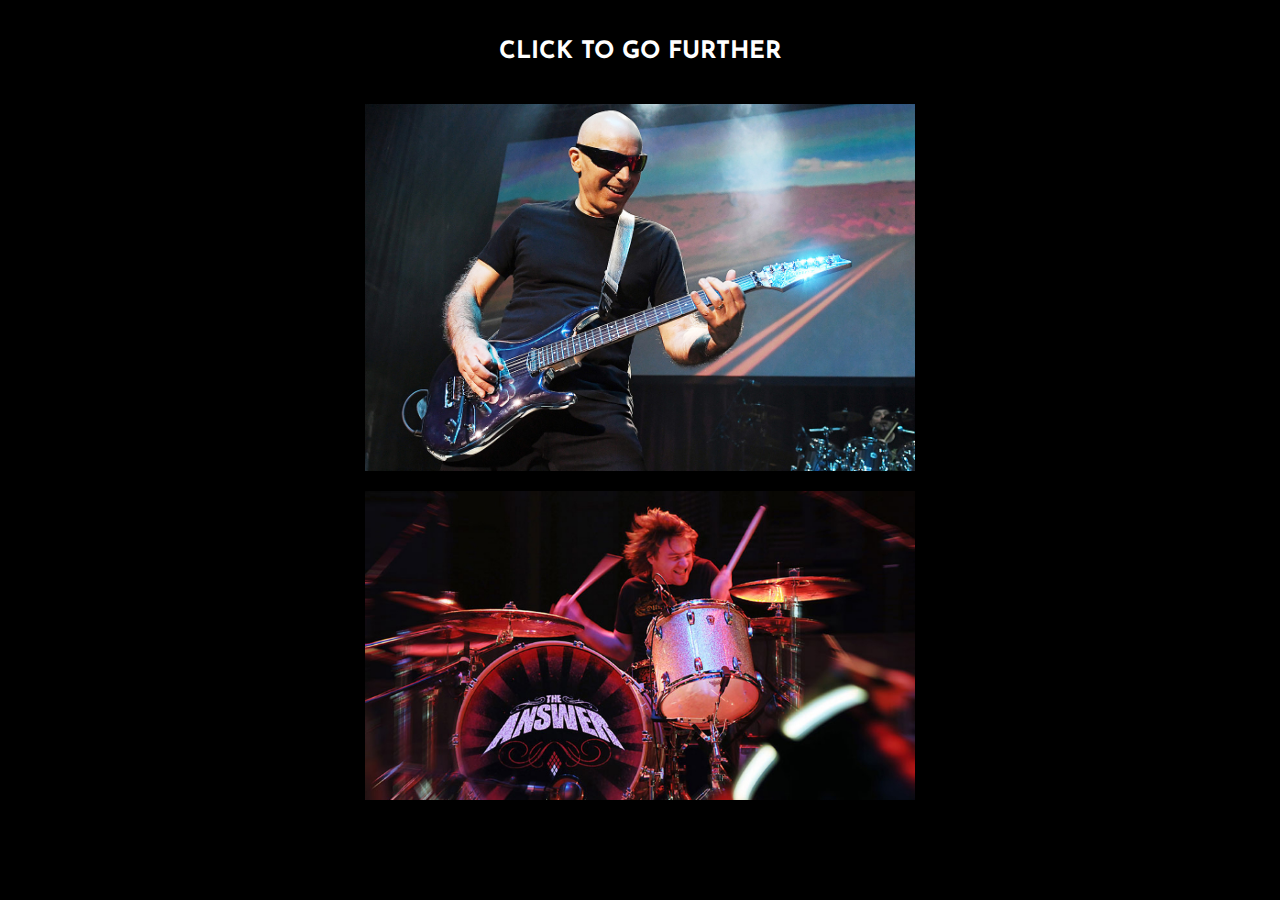
<file: index.html>
<!DOCTYPE html>
<html lang="en">
  <head>
    <title>Music</title>
    <link rel="stylesheet" type="text/css" href="styles/global.css">
    <meta charset="utf-8">
    <meta http-equiv="X-UA-Compatible" content="IE=edge">
    <meta name="viewport" content="width=device-width, initial-scale=1">
  </head>  
  <body>
    <header>
      Click to Go Further
  </header>
    <a href="page1.html" ><img src="images/guitarist.jpg"class="center" ></a>
    <a href="page2.html"><img src="images/drummer.jpg"class="center"></a>
   
  </body>
</html>
</file>
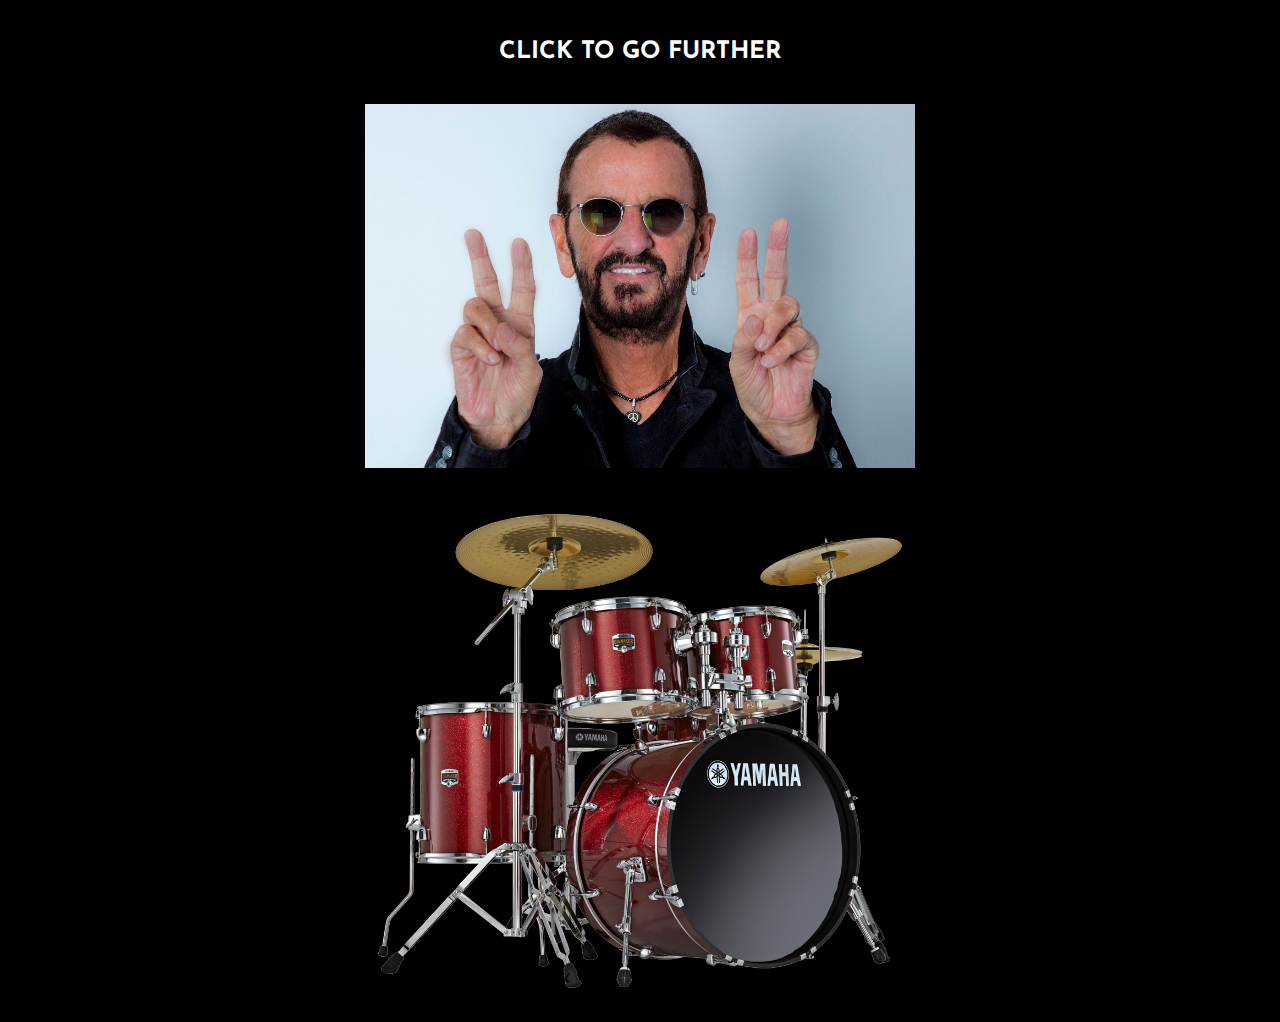
<file: page2.html>
<!DOCTYPE html>
<html lang="en">
  <head>
    <title>Music</title>
    <link rel="stylesheet" type="text/css" href="styles/global.css">

    <meta charset="utf-8">
    <meta http-equiv="X-UA-Compatible" content="IE=edge">
    <meta name="viewport" content="width=device-width, initial-scale=1">
  </head>  
  <body>
    <header>
        Click to Go Further
    </header>
    <a href="index.html"><img src="images/drummersans.jpg"class="center"></a>
    <a href="page4.html"><img src="images/drums.png"class="center"></a>
    
  </body>
</html>
</file>
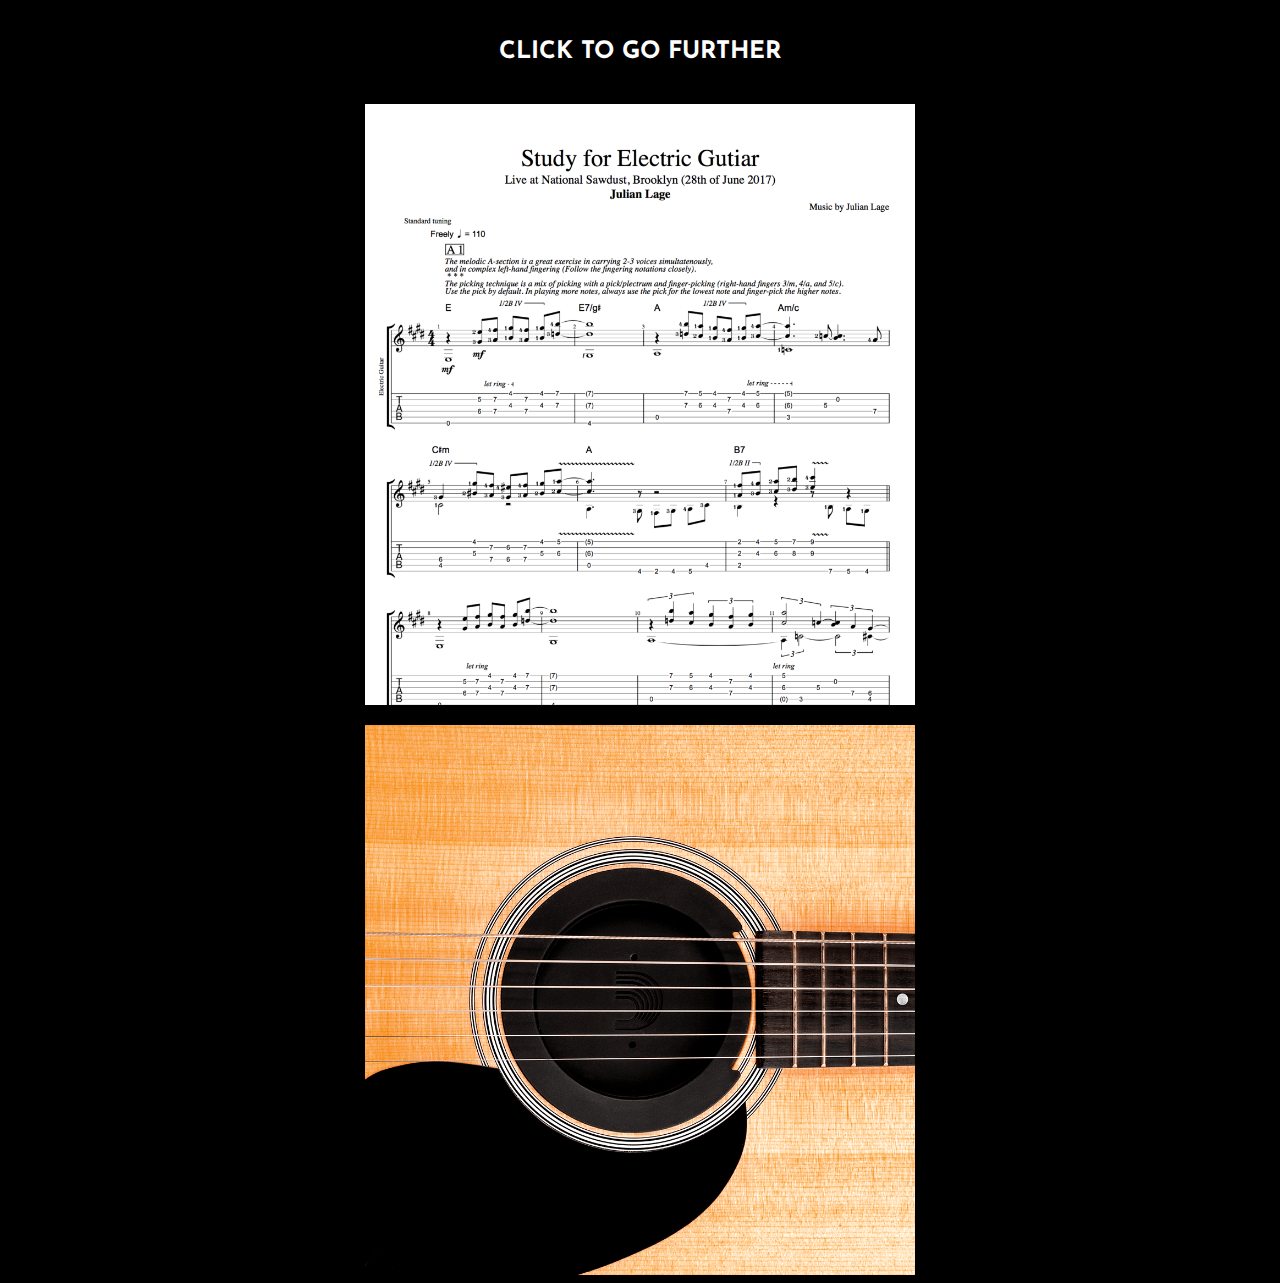
<file: page3.html>
<!DOCTYPE html>
<html lang="en">
  <head>
    <title>Music</title>
    <link rel="stylesheet" type="text/css" href="styles/global.css">

    <meta charset="utf-8">
    <meta http-equiv="X-UA-Compatible" content="IE=edge">
    <meta name="viewport" content="width=device-width, initial-scale=1">
  </head>  
  <body>
    <header>
      Click to Go Further
  </header>
    <a href="index.html"><img src="images/guitarmusic.png" class="center"></a>
    <a href="page5.html"><img src="images/soundhole.jpg" class="center"></a>
  
  </body>
</html>
</file>
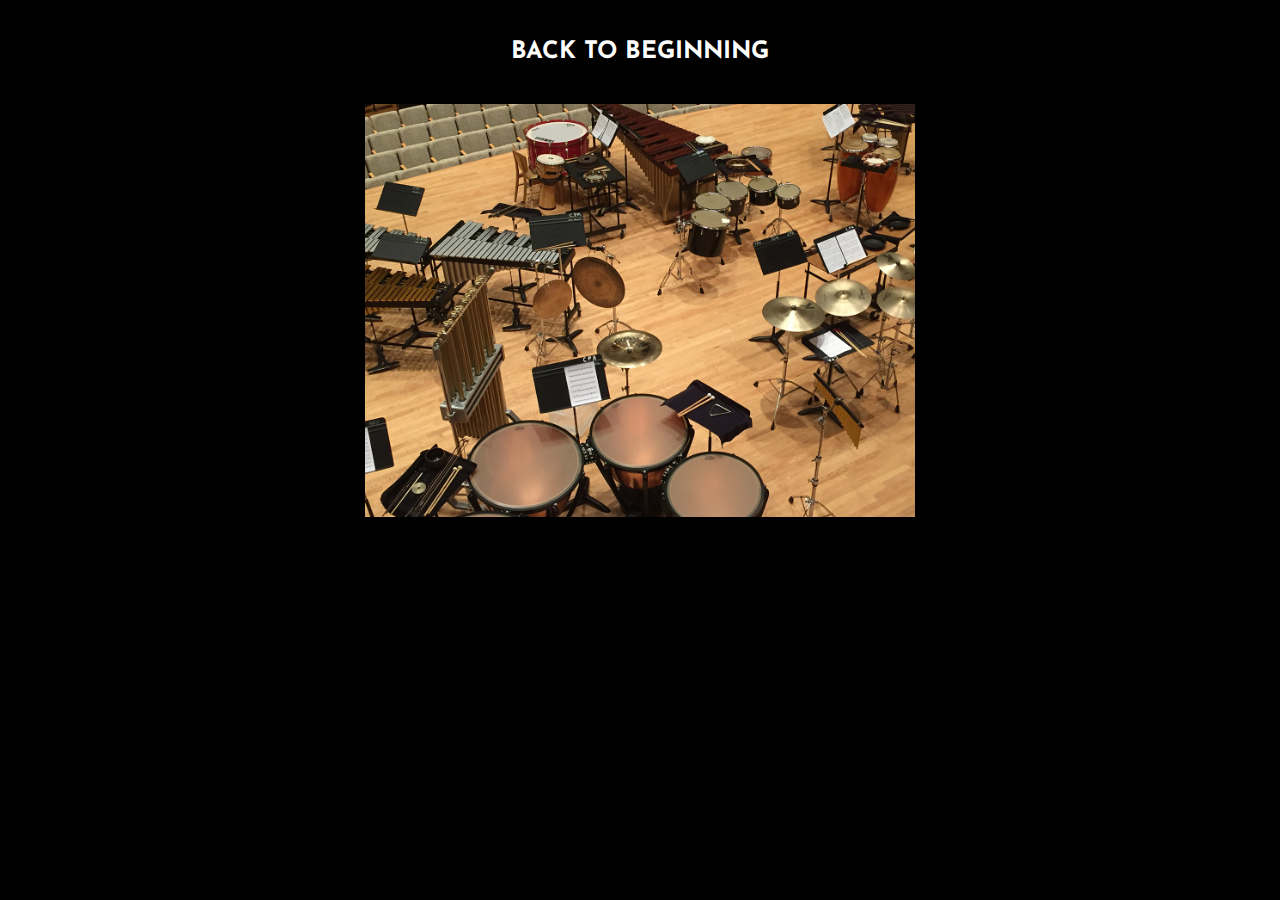
<file: page4.html>
<!DOCTYPE html>
<html lang="en">
  <head>
    <title>Music</title>
    <link rel="stylesheet" type="text/css" href="styles/global.css">

    <meta charset="utf-8">
    <meta http-equiv="X-UA-Compatible" content="IE=edge">
    <meta name="viewport" content="width=device-width, initial-scale=1">
  </head>  
  <body>
    <header>
        Back to Beginning
    </header>
    <a href="index.html"><img src="images/page4.jpg"class="center"></a>
  </body>
</html>
</file>
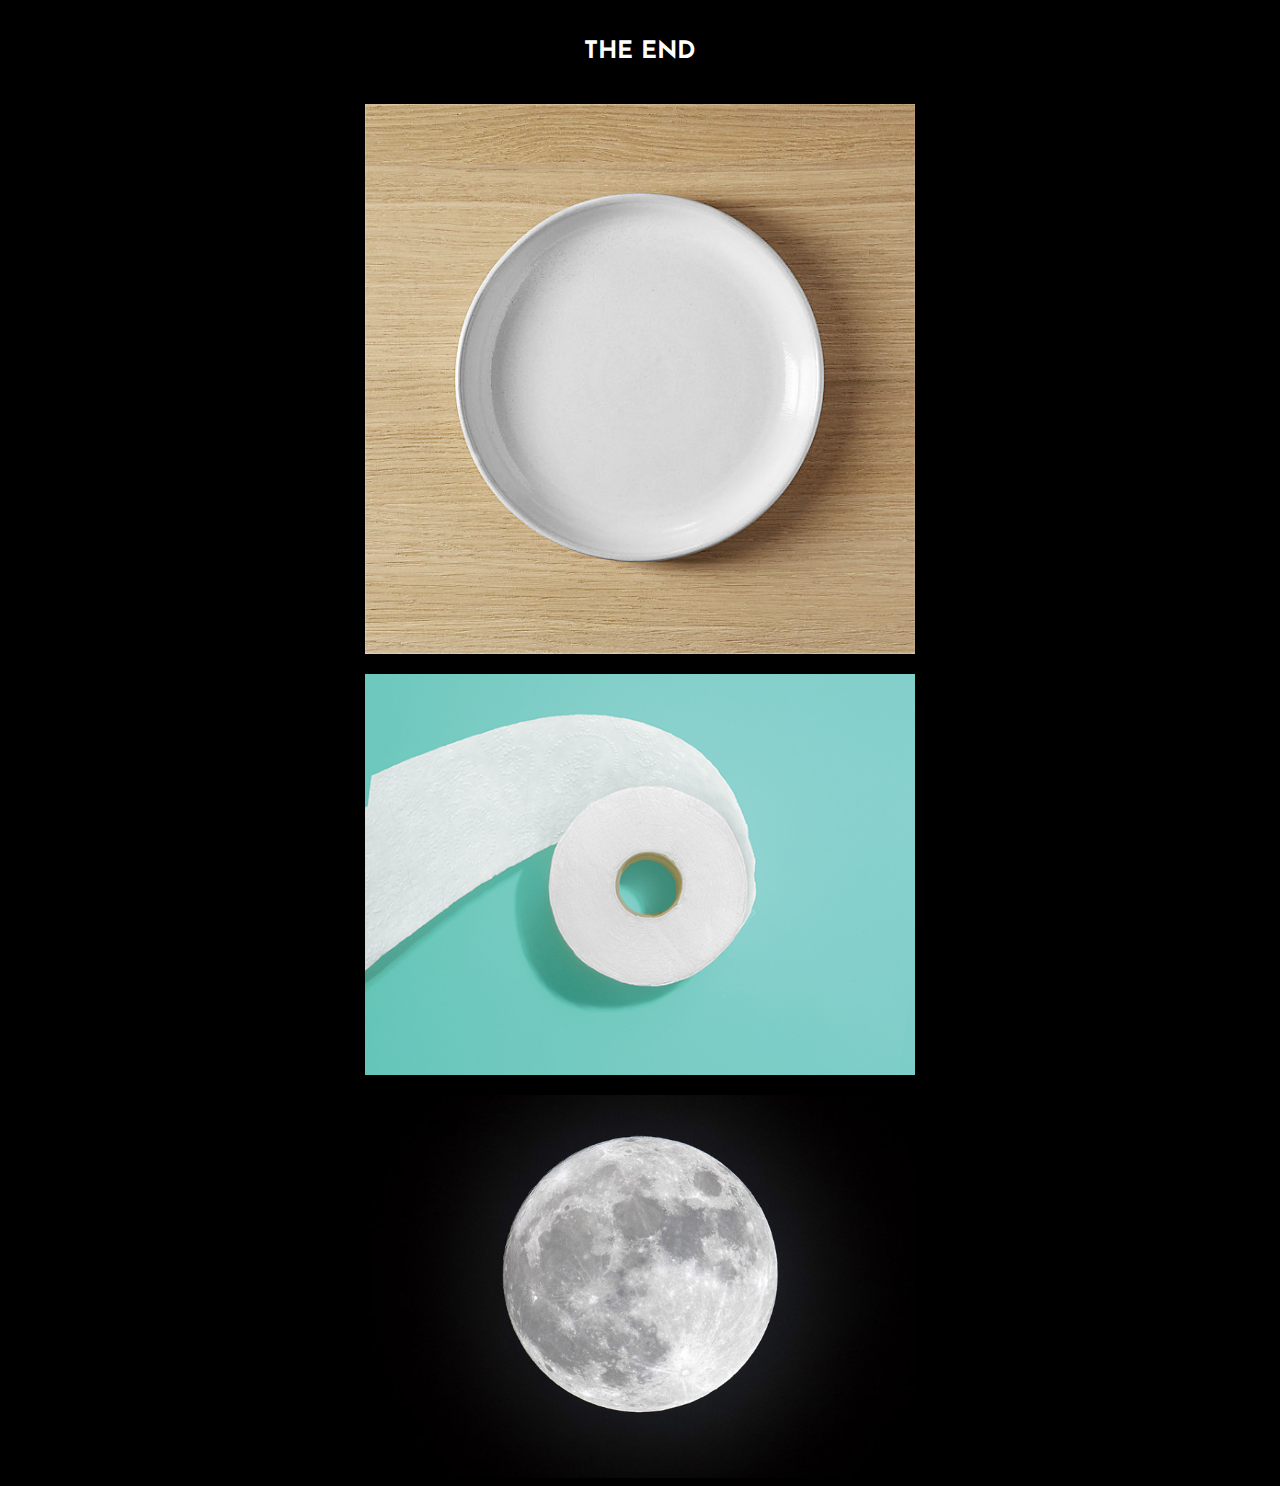
<file: page5.html>
<!DOCTYPE html>
<html lang="en">
  <head>
    <title>Music</title>
    <link rel="stylesheet" type="text/css" href="styles/global.css">
    <meta charset="utf-8">
    <meta http-equiv="X-UA-Compatible" content="IE=edge">
    <meta name="viewport" content="width=device-width, initial-scale=1">
  </head>  
  <body>
    <header>
      The End
  </header>
  <img src="images/page51.jpg"class="center">
  <img src="images/page52.jpg"class="center">
  <img src="images/page53.jpg"class="center">
  </body>
</html>
</file>
<file: styles/global.css>
@import url('https://fonts.googleapis.com/css?family=Josefin+Sans:700&display=swap');
html {
	background-color:black; }
header {
	font-family: 'Josefin Sans', sans-serif;
	font-weight:bold;
	text-transform: uppercase;
	color: white;
	font-size: 1.5rem;
	margin:40px;
	text-align: center;
}

img.center {

	  display: block;
	width: 550px;
height:auto;
margin-top:20px;
margin-right:auto;
margin-left:auto;
}
</file>
